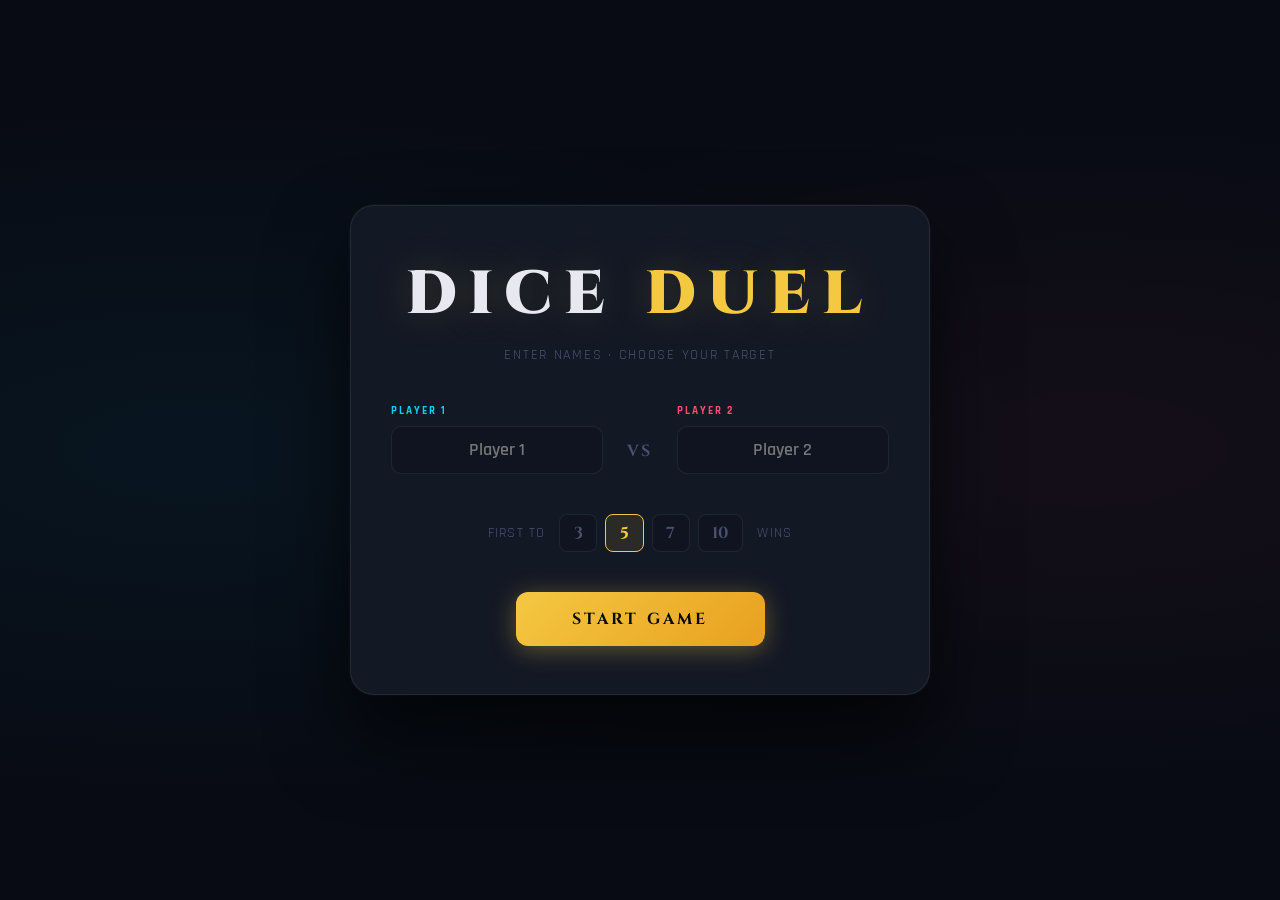
<file: index.html>
<!DOCTYPE html>
<html lang="en">
  <head>
    <meta charset="UTF-8" />
    <meta name="viewport" content="width=device-width, initial-scale=1.0" />
    <title>Dice Duel</title>
    <link rel="preconnect" href="https://fonts.googleapis.com" />
    <link href="https://fonts.googleapis.com/css2?family=Cinzel:wght@400;700;900&family=Rajdhani:wght@500;600;700&display=swap" rel="stylesheet" />
    <link rel="stylesheet" href="styles.css" />

    <!-- Open Graph / Social preview -->
    <meta property="og:type"        content="website" />
    <meta property="og:url"         content="https://umairjailani.github.io/Dice-Game/" />
    <meta property="og:title"       content="Dice Duel — 2 Player Dice Game" />
    <meta property="og:description" content="Fast-paced 2-player dice game. Custom names, target score, round tracking. First to win takes it all." />
    <meta property="og:image"       content="https://umairjailani.github.io/Dice-Game/preview.png" />
    <meta name="twitter:card"       content="summary_large_image" />
    <meta name="twitter:image"      content="https://umairjailani.github.io/Dice-Game/preview.png" />
  </head>
  <body>

    <!-- SETUP -->
    <div id="setup-screen" class="screen active">
      <div class="setup-card">
        <h1 class="game-title">DICE <span class="accent">DUEL</span></h1>
        <p class="subtitle">Enter names · choose your target</p>

        <div class="name-inputs">
          <div class="player-input p1">
            <label>Player 1</label>
            <input type="text" id="p1-name" placeholder="Player 1" maxlength="12" />
          </div>
          <div class="vs-divider">VS</div>
          <div class="player-input p2">
            <label>Player 2</label>
            <input type="text" id="p2-name" placeholder="Player 2" maxlength="12" />
          </div>
        </div>

        <div class="target-select">
          <span>First to</span>
          <div class="target-options">
            <button class="target-btn" data-value="3">3</button>
            <button class="target-btn active" data-value="5">5</button>
            <button class="target-btn" data-value="7">7</button>
            <button class="target-btn" data-value="10">10</button>
          </div>
          <span>wins</span>
        </div>

        <button class="cta-btn" onclick="startGame()">START GAME</button>
      </div>
    </div>

    <!-- GAME -->
    <div id="game-screen" class="screen">
      <h1 class="game-title top">DICE <span class="accent">DUEL</span></h1>

      <div class="result-banner" id="result-banner">
        <span id="result-text">Roll to begin!</span>
      </div>

      <div class="arena">
        <div class="player-panel p1-panel" id="p1-panel">
          <div class="player-name" id="p1-display">Player 1</div>
          <div class="dice-wrapper">
            <img class="dice-img" id="dice1" src="images/dice6.png" alt="Player 1 dice" />
          </div>
          <div class="player-score">
            <span class="score-num" id="p1-score">0</span>
            <span class="score-label">wins</span>
          </div>
        </div>

        <div class="center-col">
          <div class="vs-badge">VS</div>
          <button class="roll-btn" id="roll-btn" onclick="rollDice()">
            <span class="roll-icon">🎲</span>
            <span>ROLL</span>
          </button>
          <div class="round-info" id="round-info">First to 5 wins</div>
        </div>

        <div class="player-panel p2-panel" id="p2-panel">
          <div class="player-name" id="p2-display">Player 2</div>
          <div class="dice-wrapper">
            <img class="dice-img" id="dice2" src="images/dice6.png" alt="Player 2 dice" />
          </div>
          <div class="player-score">
            <span class="score-num" id="p2-score">0</span>
            <span class="score-label">wins</span>
          </div>
        </div>
      </div>
    </div>

    <!-- GAME OVER -->
    <div id="gameover-screen" class="screen">
      <div class="winner-card">
        <div class="trophy">🏆</div>
        <h2 class="winner-title" id="winner-title">Player 1 Wins!</h2>
        <div class="final-scores" id="final-scores"></div>
        <button class="cta-btn" onclick="showSetup()">PLAY AGAIN</button>
      </div>
      <div class="confetti-container" id="confetti"></div>
    </div>

    <script src="index.js"></script>
  </body>
</html>
</file>
<file: styles.css>
:root {
  --bg:      #080b14;
  --surface: #0f1420;
  --card:    #131825;
  --border:  rgba(255, 255, 255, 0.07);
  --gold:    #f5c842;
  --gold2:   #e8a020;
  --p1:      #00d4ff;
  --p2:      #ff4d6d;
  --text:    #e8e8f0;
  --muted:   #4a5070;
}

* { box-sizing: border-box; margin: 0; padding: 0; }

body {
  font-family: 'Rajdhani', sans-serif;
  background: var(--bg);
  color: var(--text);
  min-height: 100vh;
  background-image:
    radial-gradient(ellipse at 15% 50%, rgba(0, 212, 255, 0.05) 0%, transparent 55%),
    radial-gradient(ellipse at 85% 50%, rgba(255, 77, 109, 0.05) 0%, transparent 55%);
}

/* ── Screens ── */
.screen { display: none; width: 100%; min-height: 100vh; }
.screen.active {
  display: flex;
  flex-direction: column;
  align-items: center;
  justify-content: center;
  padding: 2rem 1.5rem;
}

/* ── Title ── */
.game-title {
  font-family: 'Cinzel', serif;
  font-size: clamp(2.2rem, 6vw, 3.8rem);
  font-weight: 900;
  letter-spacing: 0.2em;
  color: var(--text);
  text-shadow: 0 0 40px rgba(245, 200, 66, 0.2);
  user-select: none;
}
.game-title.top { margin-bottom: 0.5rem; }
.accent { color: var(--gold); }

/* ── SETUP ── */
.setup-card {
  background: var(--card);
  border: 1px solid var(--border);
  border-radius: 24px;
  padding: 3rem 2.5rem;
  max-width: 580px;
  width: 100%;
  text-align: center;
  box-shadow: 0 40px 80px rgba(0, 0, 0, 0.7), 0 0 0 1px rgba(255,255,255,0.03);
}

.subtitle {
  color: var(--muted);
  font-size: 0.9rem;
  letter-spacing: 0.12em;
  text-transform: uppercase;
  margin: 0.6rem 0 2.5rem;
}

.name-inputs {
  display: flex;
  align-items: center;
  gap: 1.5rem;
  margin-bottom: 2.5rem;
}

.player-input {
  flex: 1;
  display: flex;
  flex-direction: column;
  gap: 0.5rem;
  text-align: left;
}
.player-input label {
  font-size: 0.7rem;
  font-weight: 700;
  letter-spacing: 0.18em;
  text-transform: uppercase;
}
.p1 label { color: var(--p1); }
.p2 label { color: var(--p2); }

.player-input input {
  background: var(--surface);
  border: 1px solid var(--border);
  border-radius: 10px;
  color: var(--text);
  font-family: 'Rajdhani', sans-serif;
  font-size: 1.1rem;
  font-weight: 600;
  padding: 0.75rem 1rem;
  text-align: center;
  outline: none;
  transition: border-color 0.2s, box-shadow 0.2s;
  width: 100%;
}
.p1 input:focus { border-color: var(--p1); box-shadow: 0 0 0 3px rgba(0,212,255,0.12); }
.p2 input:focus { border-color: var(--p2); box-shadow: 0 0 0 3px rgba(255,77,109,0.12); }

.vs-divider {
  font-family: 'Cinzel', serif;
  font-weight: 700;
  color: var(--muted);
  font-size: 1rem;
  letter-spacing: 0.15em;
  padding-top: 1.5rem;
  flex-shrink: 0;
}

.target-select {
  display: flex;
  align-items: center;
  justify-content: center;
  gap: 0.9rem;
  margin-bottom: 2.5rem;
  color: var(--muted);
  font-size: 0.85rem;
  letter-spacing: 0.08em;
  text-transform: uppercase;
}

.target-options { display: flex; gap: 0.5rem; }

.target-btn {
  background: var(--surface);
  border: 1px solid var(--border);
  border-radius: 8px;
  color: var(--muted);
  cursor: pointer;
  font-family: 'Cinzel', serif;
  font-size: 1rem;
  font-weight: 700;
  padding: 0.45rem 0.85rem;
  transition: all 0.2s;
}
.target-btn:hover { border-color: var(--gold); color: var(--gold); }
.target-btn.active {
  background: rgba(245, 200, 66, 0.1);
  border-color: var(--gold);
  color: var(--gold);
}

.cta-btn {
  background: linear-gradient(135deg, var(--gold), var(--gold2));
  border: none;
  border-radius: 12px;
  color: #06080f;
  cursor: pointer;
  font-family: 'Cinzel', serif;
  font-size: 1rem;
  font-weight: 700;
  letter-spacing: 0.2em;
  padding: 1rem 3.5rem;
  box-shadow: 0 4px 24px rgba(245, 200, 66, 0.35);
  transition: transform 0.15s, box-shadow 0.2s;
}
.cta-btn:hover {
  transform: translateY(-3px);
  box-shadow: 0 10px 36px rgba(245, 200, 66, 0.55);
}
.cta-btn:active { transform: translateY(0); }

/* ── GAME SCREEN ── */
#game-screen { gap: 1rem; }

.result-banner {
  font-family: 'Cinzel', serif;
  font-size: clamp(1.4rem, 4vw, 2.6rem);
  font-weight: 700;
  letter-spacing: 0.08em;
  text-align: center;
  min-height: 3.2rem;
  display: flex;
  align-items: center;
  justify-content: center;
  color: var(--text);
  transition: color 0.3s;
}
.result-banner.p1-win #result-text { color: var(--p1); text-shadow: 0 0 30px rgba(0,212,255,0.5); }
.result-banner.p2-win #result-text { color: var(--p2); text-shadow: 0 0 30px rgba(255,77,109,0.5); }
.result-banner.draw   #result-text { color: var(--gold); }

@keyframes resultPop {
  0%   { transform: scale(0.85); opacity: 0; }
  60%  { transform: scale(1.05); }
  100% { transform: scale(1);    opacity: 1; }
}
.result-banner.pop #result-text { animation: resultPop 0.35s ease-out forwards; }

.arena {
  display: flex;
  align-items: center;
  justify-content: center;
  gap: 2rem;
  width: 100%;
  max-width: 860px;
}

/* ── Player Panels ── */
.player-panel {
  flex: 1;
  max-width: 270px;
  background: var(--card);
  border: 1px solid var(--border);
  border-radius: 22px;
  padding: 2rem 1.5rem;
  display: flex;
  flex-direction: column;
  align-items: center;
  gap: 1.2rem;
  transition: border-color 0.35s, box-shadow 0.35s;
}
.p1-panel { border-color: rgba(0, 212, 255, 0.12); }
.p2-panel { border-color: rgba(255, 77, 109, 0.12); }

.p1-panel.winner {
  border-color: var(--p1);
  box-shadow: 0 0 50px rgba(0, 212, 255, 0.18), inset 0 0 30px rgba(0,212,255,0.04);
}
.p2-panel.winner {
  border-color: var(--p2);
  box-shadow: 0 0 50px rgba(255, 77, 109, 0.18), inset 0 0 30px rgba(255,77,109,0.04);
}

.player-name {
  font-family: 'Cinzel', serif;
  font-size: 1rem;
  font-weight: 700;
  letter-spacing: 0.15em;
  text-transform: uppercase;
}
.p1-panel .player-name { color: var(--p1); }
.p2-panel .player-name { color: var(--p2); }

.dice-wrapper { display: flex; align-items: center; justify-content: center; }

.dice-img {
  width: 140px;
  border-radius: 14px;
  transition: transform 0.35s, filter 0.35s;
}
.p1-panel.winner .dice-img { filter: drop-shadow(0 0 18px var(--p1)); transform: scale(1.06); }
.p2-panel.winner .dice-img { filter: drop-shadow(0 0 18px var(--p2)); transform: scale(1.06); }

@keyframes diceRoll {
  0%   { transform: rotate(0deg)   scale(1); }
  18%  { transform: rotate(-22deg) scale(0.88); }
  42%  { transform: rotate(22deg)  scale(0.86); }
  66%  { transform: rotate(-12deg) scale(0.92); }
  84%  { transform: rotate(5deg)   scale(0.97); }
  100% { transform: rotate(0deg)   scale(1); }
}
.dice-img.rolling { animation: diceRoll 0.48s ease-in-out; }

.player-score { display: flex; align-items: baseline; gap: 0.4rem; }

.score-num {
  font-family: 'Cinzel', serif;
  font-size: 3.2rem;
  font-weight: 900;
  line-height: 1;
}
.p1-panel .score-num { color: var(--p1); }
.p2-panel .score-num { color: var(--p2); }

.score-label {
  font-size: 0.7rem;
  letter-spacing: 0.12em;
  text-transform: uppercase;
  color: var(--muted);
}

/* ── Center Column ── */
.center-col {
  display: flex;
  flex-direction: column;
  align-items: center;
  gap: 1.5rem;
  flex-shrink: 0;
}

.vs-badge {
  font-family: 'Cinzel', serif;
  font-size: 1.2rem;
  font-weight: 900;
  color: var(--muted);
  letter-spacing: 0.25em;
}

.roll-btn {
  background: linear-gradient(135deg, var(--gold), var(--gold2));
  border: none;
  border-radius: 50%;
  color: #06080f;
  cursor: pointer;
  width: 92px;
  height: 92px;
  display: flex;
  flex-direction: column;
  align-items: center;
  justify-content: center;
  font-family: 'Cinzel', serif;
  font-size: 0.65rem;
  font-weight: 700;
  letter-spacing: 0.18em;
  gap: 2px;
  box-shadow: 0 4px 24px rgba(245, 200, 66, 0.4), 0 0 0 1px rgba(245,200,66,0.15);
  transition: transform 0.15s, box-shadow 0.2s;
}
.roll-icon { font-size: 1.9rem; }

.roll-btn:hover {
  transform: scale(1.1);
  box-shadow: 0 8px 36px rgba(245, 200, 66, 0.6), 0 0 0 2px rgba(245,200,66,0.25);
}
.roll-btn:active { transform: scale(0.95); }
.roll-btn:disabled { opacity: 0.45; cursor: not-allowed; transform: none; box-shadow: none; }

.round-info {
  font-size: 0.78rem;
  letter-spacing: 0.08em;
  text-transform: uppercase;
  color: var(--muted);
  text-align: center;
}

/* ── GAME OVER ── */
#gameover-screen { position: relative; }

.winner-card {
  background: var(--card);
  border: 1px solid rgba(245, 200, 66, 0.2);
  border-radius: 24px;
  padding: 4rem 3rem;
  text-align: center;
  position: relative;
  z-index: 10;
  max-width: 480px;
  width: 100%;
  box-shadow: 0 40px 80px rgba(0,0,0,0.7), 0 0 60px rgba(245,200,66,0.06);
}

.trophy {
  font-size: 5rem;
  margin-bottom: 1rem;
  display: block;
  animation: trophyBounce 1.8s ease-in-out infinite;
}
@keyframes trophyBounce {
  0%, 100% { transform: translateY(0)   rotate(0deg); }
  25%       { transform: translateY(-8px) rotate(-6deg); }
  75%       { transform: translateY(-8px) rotate(6deg); }
}

.winner-title {
  font-family: 'Cinzel', serif;
  font-size: clamp(1.8rem, 5vw, 2.8rem);
  font-weight: 900;
  color: var(--gold);
  text-shadow: 0 0 40px rgba(245, 200, 66, 0.45);
  letter-spacing: 0.1em;
  margin-bottom: 1.5rem;
}

.final-scores {
  display: flex;
  justify-content: center;
  align-items: baseline;
  gap: 1.5rem;
  margin-bottom: 2.5rem;
  font-family: 'Cinzel', serif;
}
.final-scores .fs-name { font-size: 0.8rem; letter-spacing: 0.1em; text-transform: uppercase; display: block; }
.final-scores .fs-num  { font-size: 2.8rem; font-weight: 900; line-height: 1; }
.final-scores .fs-sep  { color: var(--muted); font-size: 1.5rem; }

/* ── Confetti ── */
.confetti-container {
  position: fixed;
  inset: 0;
  pointer-events: none;
  overflow: hidden;
  z-index: 5;
}
.confetti-piece {
  position: absolute;
  top: -16px;
  opacity: 0;
  animation: confettiFall linear forwards;
}
@keyframes confettiFall {
  0%   { opacity: 1;   transform: translateY(0)     rotate(0deg); }
  100% { opacity: 0.2; transform: translateY(110vh) rotate(780deg); }
}

/* ── Mobile ── */
@media (max-width: 620px) {
  .arena { flex-direction: column; gap: 0.75rem; }
  .player-panel { flex-direction: row; max-width: 100%; width: 100%; padding: 1rem 1.25rem; gap: 1rem; }
  .center-col { flex-direction: row; gap: 1rem; }
  .vs-badge, .round-info { display: none; }
  .dice-img { width: 80px; }
  .score-num { font-size: 2.2rem; }
  .name-inputs { flex-direction: column; }
  .vs-divider { padding-top: 0; }
  .target-select { flex-wrap: wrap; gap: 0.5rem; justify-content: center; }
  .setup-card { padding: 2rem 1.5rem; }
}
</file>
